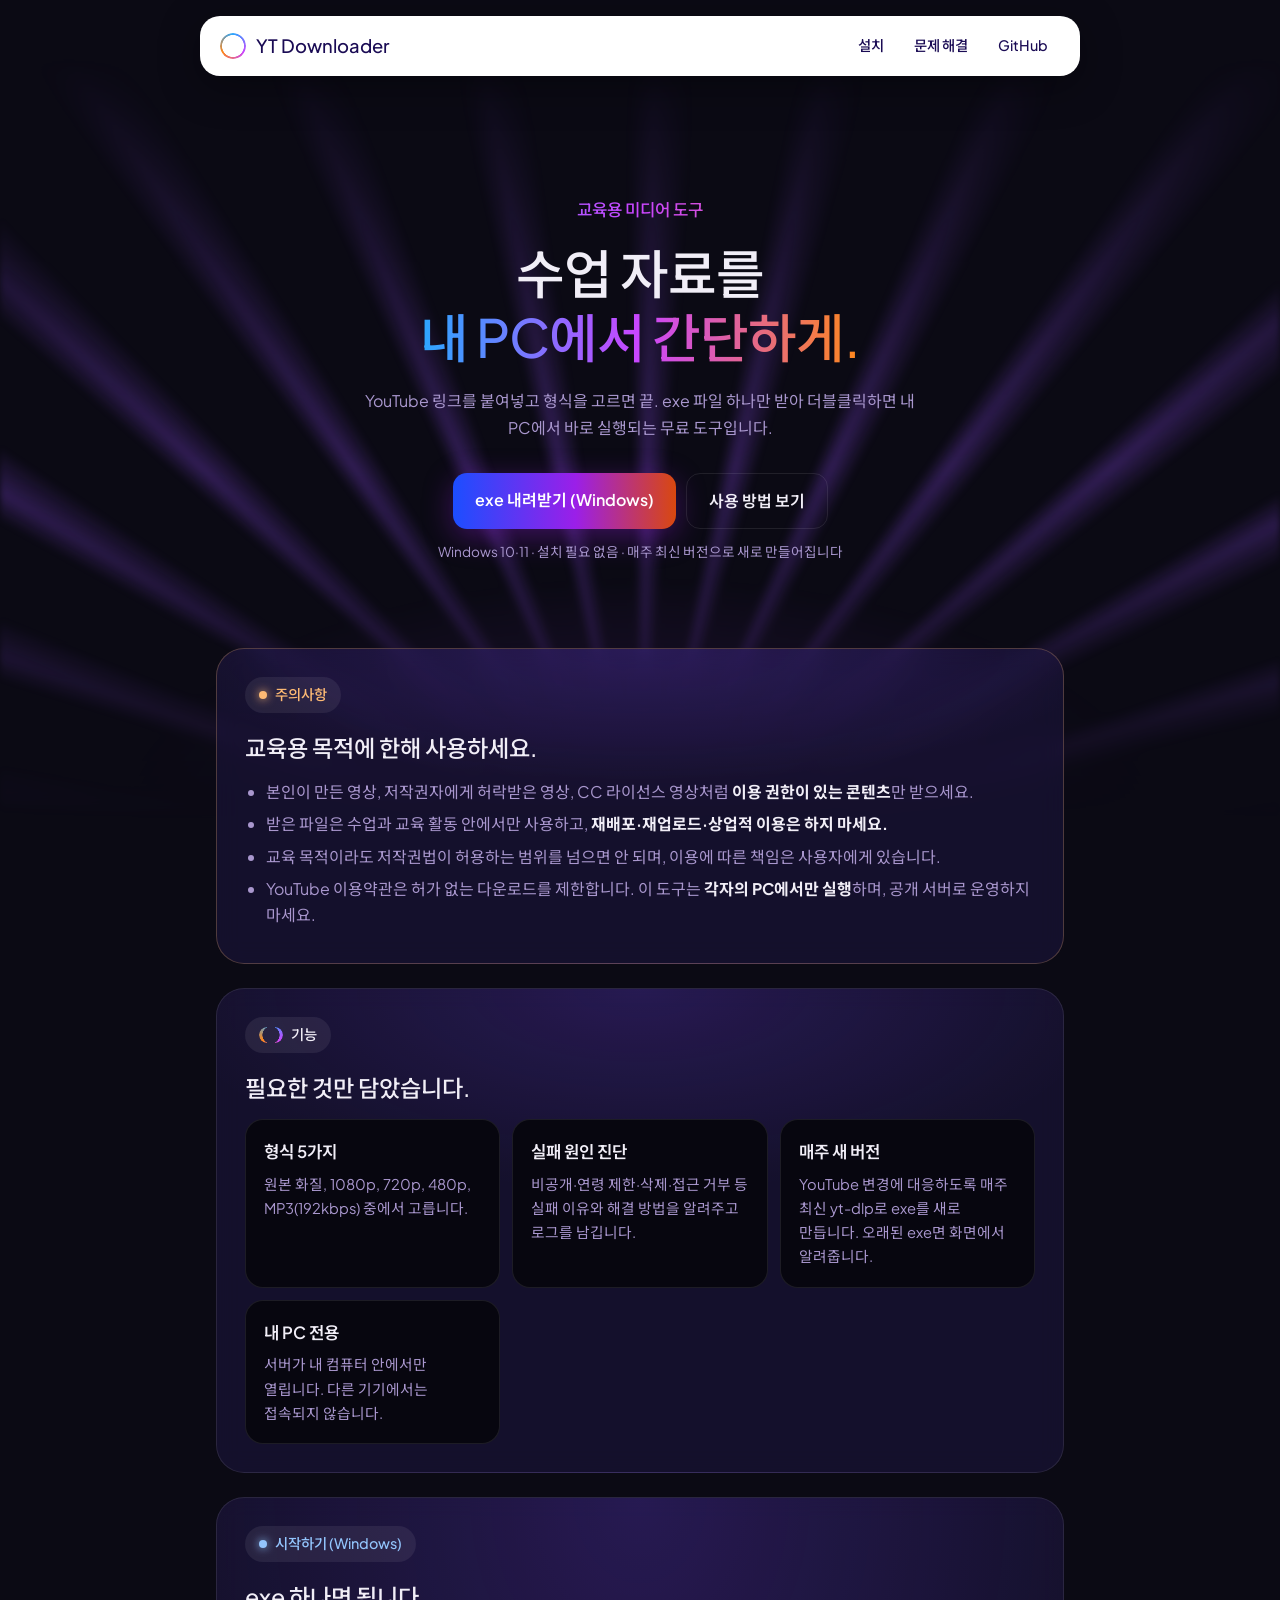
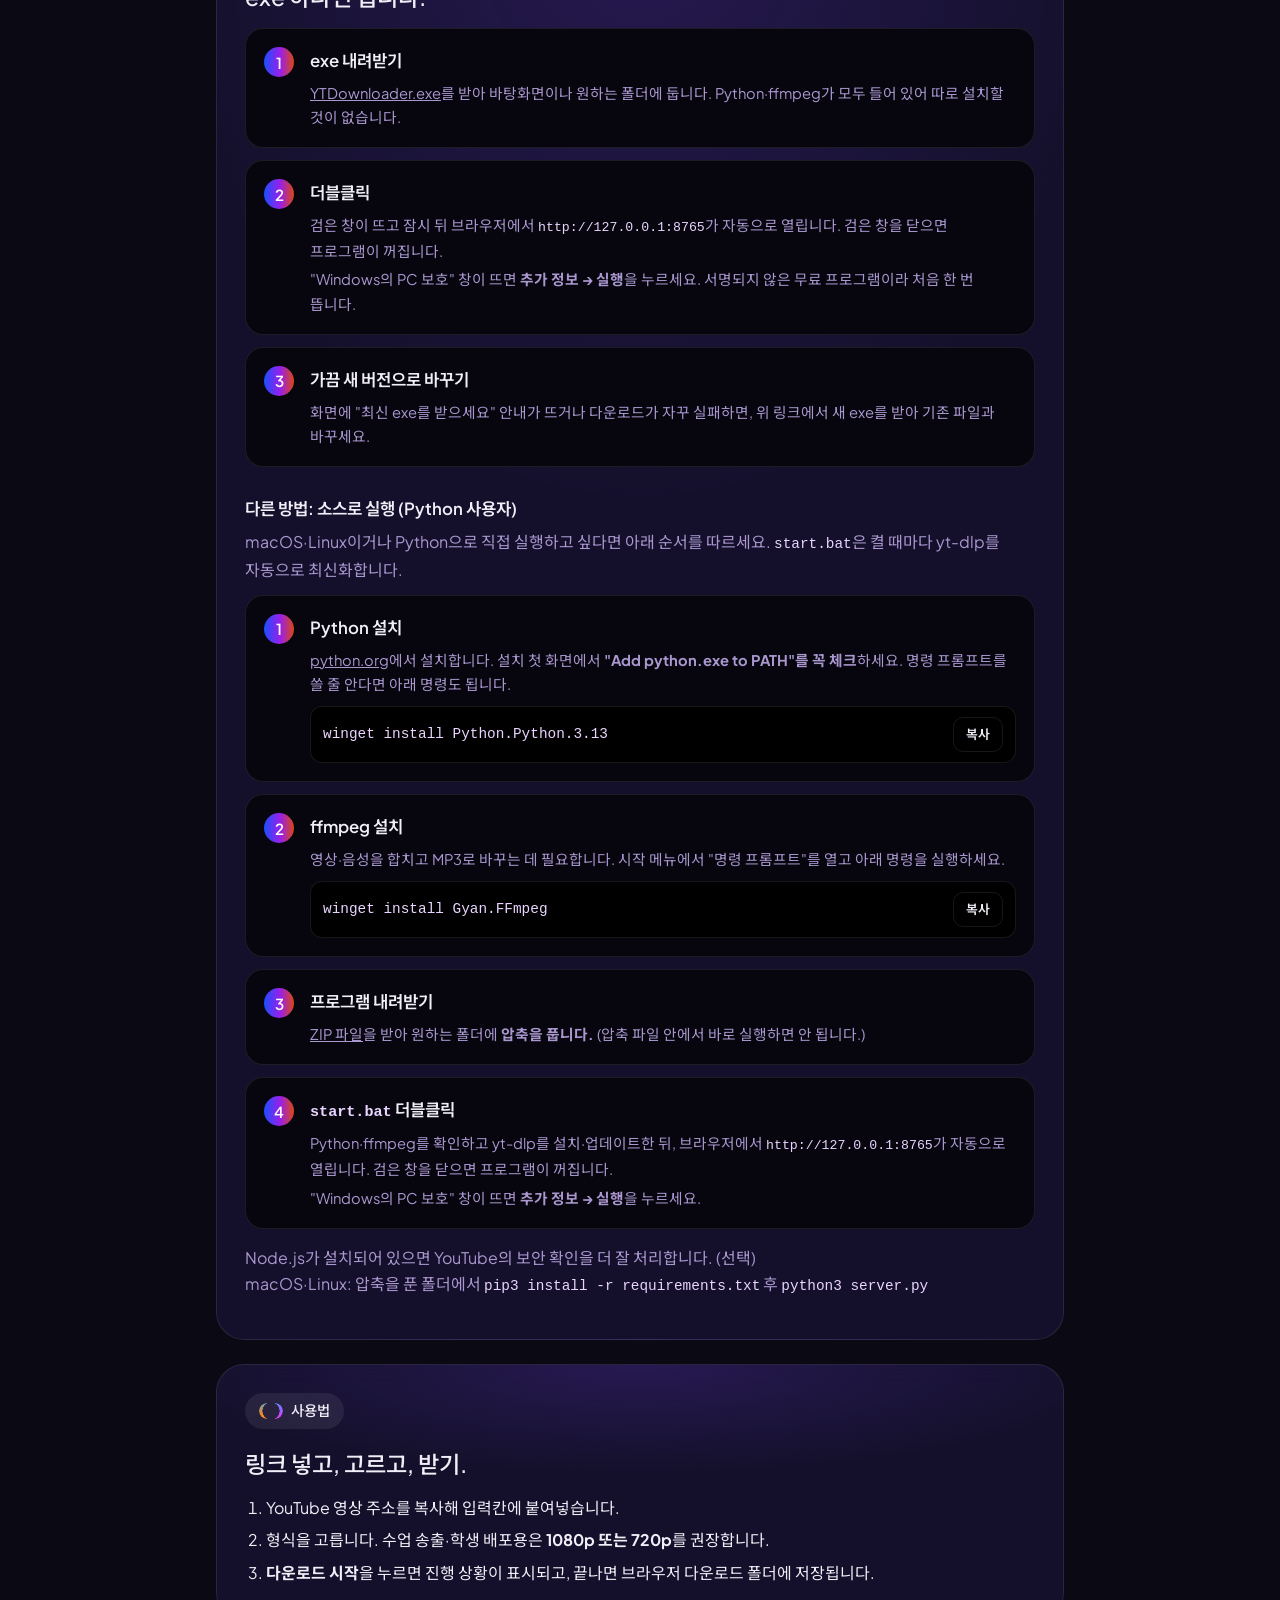
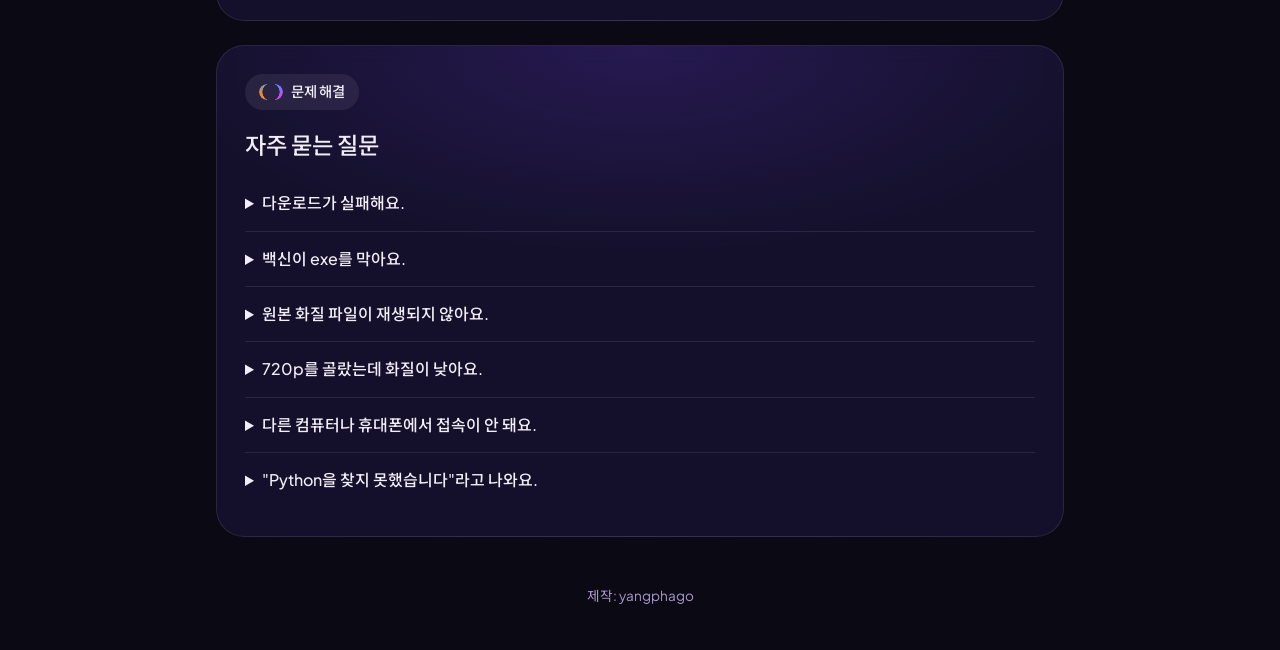
<file: docs/index.html>
<!doctype html>
<html lang="ko">
<head>
  <meta charset="utf-8">
  <meta name="viewport" content="width=device-width, initial-scale=1">
  <title>유튜브 다운로더 · 교육용 설치 안내</title>
  <meta name="description" content="수업 자료 준비를 위해 내 PC에서 실행하는 무료 유튜브 다운로더. 교육용 목적에 한해 사용합니다.">
  <meta property="og:title" content="유튜브 다운로더 · 교육용">
  <meta property="og:description" content="내 PC에서 실행하는 교육용 유튜브 다운로더 설치 안내">
  <meta property="og:type" content="website">
  <link rel="icon" href="favicon.svg" type="image/svg+xml">
  <link rel="preconnect" href="https://fonts.googleapis.com">
  <link rel="preconnect" href="https://fonts.gstatic.com" crossorigin>
  <link rel="stylesheet" href="https://fonts.googleapis.com/css2?family=Plus+Jakarta+Sans:wght@400;500;600&family=Noto+Sans+KR:wght@400;500;700&display=swap">
  <style>
    :root {
      --bg: #0B0A14; --surface: rgba(30, 22, 64, .55); --surface-2: #07060F;
      --line: rgba(255, 255, 255, .09); --text: #F1EEF7; --muted: #A997CE; --ink: #1A0B54;
      --ok: #6EE7B7; --warn: #FDBA74; --info: #93C5FD;
      --grad: linear-gradient(90deg, #2BA7FF, #CA45FF 50%, #FE881B);
      --grad-btn: linear-gradient(90deg, #1C4EFF, #9B1FE8 55%, #D9480F);
      --font: "Plus Jakarta Sans", "Noto Sans KR", "Malgun Gothic", system-ui, sans-serif;
    }
    * { box-sizing: border-box; }
    html { background: var(--bg); scroll-behavior: smooth; }
    body { margin: 0; background: var(--bg); color: var(--text); font-family: var(--font); line-height: 1.65; word-break: keep-all; overflow-x: hidden; position: relative; }
    a { color: inherit; }
    .rays {
      position: absolute; inset: 0 0 auto 0; height: 820px; z-index: 0; pointer-events: none;
      background:
        radial-gradient(60% 45% at 50% 100%, rgba(170, 70, 255, .35), transparent 70%),
        repeating-conic-gradient(from 270deg at 50% 105%, rgba(0,0,0,0) 0deg 5deg, rgba(150,80,255,.28) 7deg, rgba(0,0,0,0) 10deg 12deg);
      -webkit-mask-image: linear-gradient(to bottom, transparent 5%, #000 55%, transparent 98%);
              mask-image: linear-gradient(to bottom, transparent 5%, #000 55%, transparent 98%);
      filter: blur(3px);
    }
    .nav {
      position: sticky; top: 16px; z-index: 10; max-width: 880px; width: calc(100% - 32px); margin: 16px auto 0;
      padding: 12px 20px; display: flex; align-items: center; justify-content: space-between; gap: 12px;
      background: #fff; color: var(--ink); border-radius: 20px; box-shadow: 0 10px 40px rgba(0,0,0,.35);
    }
    .brand { display: inline-flex; align-items: center; gap: 10px; text-decoration: none; font-size: 1.15rem; font-weight: 500; white-space: nowrap; }
    .ring { width: 26px; height: 26px; border-radius: 50%; flex: none;
      background: conic-gradient(#2BA7FF, #CA45FF, #FE881B, #2BA7FF);
      -webkit-mask: radial-gradient(circle, transparent 58%, #000 61%); mask: radial-gradient(circle, transparent 58%, #000 61%); }
    .ring.small { width: 16px; height: 16px; }
    .nav-links { display: flex; gap: 6px; }
    .nav-links a { text-decoration: none; font-size: .9rem; font-weight: 500; padding: 6px 12px; border-radius: 999px; }
    .nav-links a:hover { background: #F1ECFF; }
    main { position: relative; z-index: 1; max-width: 880px; margin: 0 auto; padding: 0 16px; }
    section { scroll-margin-top: 100px; }
    .hero { text-align: center; padding: 120px 0 72px; }
    .eyebrow { font-size: 1.05rem; font-weight: 500; margin: 0 0 18px; }
    .gradient-text { background: var(--grad); -webkit-background-clip: text; background-clip: text; color: transparent; }
    h1 { font-size: clamp(2rem, 6vw, 3.3rem); font-weight: 500; line-height: 1.2; letter-spacing: -.02em; margin: 0 0 20px; }
    .lead { color: var(--muted); max-width: 560px; margin: 0 auto; }
    .cta { display: flex; justify-content: center; flex-wrap: wrap; gap: 10px; margin-top: 32px; }
    .btn { display: inline-block; border: 0; border-radius: 14px; padding: 14px 22px; font: inherit; font-weight: 600; text-decoration: none; cursor: pointer; text-align: center; }
    .primary { color: #fff; background: var(--grad-btn); box-shadow: 0 8px 30px rgba(155,31,232,.35); }
    .primary:hover { box-shadow: 0 8px 36px rgba(155,31,232,.55); }
    .ghost { color: var(--text); background: transparent; border: 1px solid var(--line); }
    .ghost:hover { border-color: rgba(255,255,255,.3); }
    .small { padding: 6px 12px; font-size: .8rem; border-radius: 10px; }
    .meta { color: var(--muted); font-size: .85rem; margin-top: 12px; }
    .panel {
      background: radial-gradient(80% 60% at 50% 0%, rgba(120,70,255,.18), transparent 70%), var(--surface);
      border: 1px solid var(--line); border-radius: 28px; padding: 28px; margin-bottom: 24px; backdrop-filter: blur(12px);
    }
    .pill { display: inline-flex; align-items: center; gap: 8px; padding: 6px 14px; border-radius: 999px; background: rgba(255,255,255,.07); font-size: .9rem; font-weight: 500; }
    .dot { width: 8px; height: 8px; border-radius: 50%; }
    .warn { color: var(--warn); } .warn .dot { background: var(--warn); box-shadow: 0 0 10px var(--warn); }
    .info { color: var(--info); } .info .dot { background: var(--info); box-shadow: 0 0 10px var(--info); }
    h2 { font-size: 1.45rem; font-weight: 500; margin: 16px 0 12px; }
    h3 { font-size: 1.05rem; font-weight: 600; margin: 0 0 6px; }
    p { margin: 0 0 12px; }
    .muted { color: var(--muted); }
    ul, ol { margin: 0; padding-left: 1.3em; }
    li { margin: 6px 0; }
    .notice { border-color: rgba(253,186,116,.25); }
    .notice ul { color: var(--muted); }
    .notice strong { color: var(--text); }
    .grid { display: grid; grid-template-columns: repeat(auto-fit, minmax(220px, 1fr)); gap: 12px; margin-top: 8px; }
    .card { padding: 18px; border-radius: 18px; background: var(--surface-2); border: 1px solid var(--line); }
    .card p { color: var(--muted); font-size: .92rem; margin: 0; }
    .steps { list-style: none; padding: 0; counter-reset: step; }
    .steps > li { position: relative; padding: 18px 18px 18px 64px; margin: 12px 0; border-radius: 18px; background: var(--surface-2); border: 1px solid var(--line); }
    .steps > li::before {
      counter-increment: step; content: counter(step);
      position: absolute; left: 18px; top: 18px; width: 30px; height: 30px; border-radius: 50%;
      display: grid; place-items: center; font-weight: 600; font-size: .95rem; color: #fff; background: var(--grad-btn);
    }
    .steps p { color: var(--muted); font-size: .92rem; margin: 4px 0 0; }
    .cmd { display: flex; align-items: center; gap: 10px; flex-wrap: wrap; margin-top: 10px; padding: 10px 12px; border-radius: 12px; background: #000; border: 1px solid var(--line); }
    .cmd code { flex: 1; min-width: 0; overflow-wrap: anywhere; }
    code, kbd { font-family: Consolas, ui-monospace, monospace; font-size: .9em; }
    code { color: #E9D5FF; }
    details { border-top: 1px solid var(--line); padding: 14px 0; }
    details:first-of-type { border-top: 0; }
    summary { cursor: pointer; font-weight: 500; }
    details p { color: var(--muted); margin-top: 10px; }
    .footer { position: relative; z-index: 1; text-align: center; color: var(--muted); font-size: .85rem; padding: 24px 16px 48px; }
    @media (max-width: 560px) {
      .hero { padding: 88px 0 48px; }
      .panel { padding: 20px 16px; border-radius: 22px; }
      .nav-links a.hide-sm { display: none; }
      .steps > li { padding: 60px 16px 16px; }
    }
  </style>
</head>
<body>
  <div class="rays" aria-hidden="true"></div>

  <header class="nav">
    <a class="brand" href="#"><span class="ring" aria-hidden="true"></span><span>YT Downloader</span></a>
    <nav class="nav-links" aria-label="페이지 메뉴">
      <a href="#install">설치</a>
      <a class="hide-sm" href="#faq">문제 해결</a>
      <a href="https://github.com/roughkyo/youtubedown">GitHub</a>
    </nav>
  </header>

  <main>
    <section class="hero">
      <p class="eyebrow gradient-text">교육용 미디어 도구</p>
      <h1>수업 자료를<br><span class="gradient-text">내 PC에서 간단하게.</span></h1>
      <p class="lead">YouTube 링크를 붙여넣고 형식을 고르면 끝. exe 파일 하나만 받아 더블클릭하면 내 PC에서 바로 실행되는 무료 도구입니다.</p>
      <div class="cta">
        <a class="btn primary" href="https://github.com/roughkyo/youtubedown/releases/latest/download/YTDownloader.exe">exe 내려받기 (Windows)</a>
        <a class="btn ghost" href="#install">사용 방법 보기</a>
      </div>
      <p class="meta">Windows 10·11 · 설치 필요 없음 · 매주 최신 버전으로 새로 만들어집니다</p>
    </section>

    <section class="panel notice" aria-labelledby="notice-title">
      <span class="pill warn"><span class="dot" aria-hidden="true"></span>주의사항</span>
      <h2 id="notice-title">교육용 목적에 한해 사용하세요.</h2>
      <ul>
        <li>본인이 만든 영상, 저작권자에게 허락받은 영상, CC 라이선스 영상처럼 <strong>이용 권한이 있는 콘텐츠</strong>만 받으세요.</li>
        <li>받은 파일은 수업과 교육 활동 안에서만 사용하고, <strong>재배포·재업로드·상업적 이용은 하지 마세요.</strong></li>
        <li>교육 목적이라도 저작권법이 허용하는 범위를 넘으면 안 되며, 이용에 따른 책임은 사용자에게 있습니다.</li>
        <li>YouTube 이용약관은 허가 없는 다운로드를 제한합니다. 이 도구는 <strong>각자의 PC에서만 실행</strong>하며, 공개 서버로 운영하지 마세요.</li>
      </ul>
    </section>

    <section class="panel" aria-labelledby="features-title">
      <span class="pill"><span class="ring small" aria-hidden="true"></span>기능</span>
      <h2 id="features-title">필요한 것만 담았습니다.</h2>
      <div class="grid">
        <div class="card"><h3>형식 5가지</h3><p>원본 화질, 1080p, 720p, 480p, MP3(192kbps) 중에서 고릅니다.</p></div>
        <div class="card"><h3>실패 원인 진단</h3><p>비공개·연령 제한·삭제·접근 거부 등 실패 이유와 해결 방법을 알려주고 로그를 남깁니다.</p></div>
        <div class="card"><h3>매주 새 버전</h3><p>YouTube 변경에 대응하도록 매주 최신 yt-dlp로 exe를 새로 만듭니다. 오래된 exe면 화면에서 알려줍니다.</p></div>
        <div class="card"><h3>내 PC 전용</h3><p>서버가 내 컴퓨터 안에서만 열립니다. 다른 기기에서는 접속되지 않습니다.</p></div>
      </div>
    </section>

    <section class="panel" id="install" aria-labelledby="install-title">
      <span class="pill info"><span class="dot" aria-hidden="true"></span>시작하기 (Windows)</span>
      <h2 id="install-title">exe 하나면 됩니다.</h2>
      <ol class="steps">
        <li>
          <h3>exe 내려받기</h3>
          <p><a href="https://github.com/roughkyo/youtubedown/releases/latest/download/YTDownloader.exe">YTDownloader.exe</a>를 받아 바탕화면이나 원하는 폴더에 둡니다. Python·ffmpeg가 모두 들어 있어 따로 설치할 것이 없습니다.</p>
        </li>
        <li>
          <h3>더블클릭</h3>
          <p>검은 창이 뜨고 잠시 뒤 브라우저에서 <code>http://127.0.0.1:8765</code>가 자동으로 열립니다. 검은 창을 닫으면 프로그램이 꺼집니다.</p>
          <p>"Windows의 PC 보호" 창이 뜨면 <strong>추가 정보 → 실행</strong>을 누르세요. 서명되지 않은 무료 프로그램이라 처음 한 번 뜹니다.</p>
        </li>
        <li>
          <h3>가끔 새 버전으로 바꾸기</h3>
          <p>화면에 "최신 exe를 받으세요" 안내가 뜨거나 다운로드가 자꾸 실패하면, 위 링크에서 새 exe를 받아 기존 파일과 바꾸세요.</p>
        </li>
      </ol>

      <h3 style="margin-top:28px">다른 방법: 소스로 실행 (Python 사용자)</h3>
      <p class="muted">macOS·Linux이거나 Python으로 직접 실행하고 싶다면 아래 순서를 따르세요. <code>start.bat</code>은 켤 때마다 yt-dlp를 자동으로 최신화합니다.</p>
      <ol class="steps">
        <li>
          <h3>Python 설치</h3>
          <p><a href="https://www.python.org/downloads/">python.org</a>에서 설치합니다. 설치 첫 화면에서 <strong>"Add python.exe to PATH"를 꼭 체크</strong>하세요. 명령 프롬프트를 쓸 줄 안다면 아래 명령도 됩니다.</p>
          <div class="cmd"><code>winget install Python.Python.3.13</code><button class="btn ghost small copy" type="button">복사</button></div>
        </li>
        <li>
          <h3>ffmpeg 설치</h3>
          <p>영상·음성을 합치고 MP3로 바꾸는 데 필요합니다. 시작 메뉴에서 "명령 프롬프트"를 열고 아래 명령을 실행하세요.</p>
          <div class="cmd"><code>winget install Gyan.FFmpeg</code><button class="btn ghost small copy" type="button">복사</button></div>
        </li>
        <li>
          <h3>프로그램 내려받기</h3>
          <p><a href="https://github.com/roughkyo/youtubedown/archive/refs/heads/main.zip">ZIP 파일</a>을 받아 원하는 폴더에 <strong>압축을 풉니다.</strong> (압축 파일 안에서 바로 실행하면 안 됩니다.)</p>
        </li>
        <li>
          <h3><code>start.bat</code> 더블클릭</h3>
          <p>Python·ffmpeg를 확인하고 yt-dlp를 설치·업데이트한 뒤, 브라우저에서 <code>http://127.0.0.1:8765</code>가 자동으로 열립니다. 검은 창을 닫으면 프로그램이 꺼집니다.</p>
          <p>"Windows의 PC 보호" 창이 뜨면 <strong>추가 정보 → 실행</strong>을 누르세요.</p>
        </li>
      </ol>
      <p class="muted" style="margin-top:16px">Node.js가 설치되어 있으면 YouTube의 보안 확인을 더 잘 처리합니다. (선택)<br>
        macOS·Linux: 압축을 푼 폴더에서 <code>pip3 install -r requirements.txt</code> 후 <code>python3 server.py</code></p>
    </section>

    <section class="panel" aria-labelledby="usage-title">
      <span class="pill"><span class="ring small" aria-hidden="true"></span>사용법</span>
      <h2 id="usage-title">링크 넣고, 고르고, 받기.</h2>
      <ol>
        <li>YouTube 영상 주소를 복사해 입력칸에 붙여넣습니다.</li>
        <li>형식을 고릅니다. 수업 송출·학생 배포용은 <strong>1080p 또는 720p</strong>를 권장합니다.</li>
        <li><strong>다운로드 시작</strong>을 누르면 진행 상황이 표시되고, 끝나면 브라우저 다운로드 폴더에 저장됩니다.</li>
      </ol>
    </section>

    <section class="panel" id="faq" aria-labelledby="faq-title">
      <span class="pill"><span class="ring small" aria-hidden="true"></span>문제 해결</span>
      <h2 id="faq-title">자주 묻는 질문</h2>
      <details>
        <summary>다운로드가 실패해요.</summary>
        <p>화면에 실패 원인과 해결 방법이 표시되고, "실패 로그 받기"로 자세한 기록을 볼 수 있습니다(exe 옆 <code>logs</code> 폴더에도 저장됩니다). "접근 거부(403)"나 "추출기 오류"라면 대부분 yt-dlp가 오래된 경우입니다. 최신 exe로 바꾸거나, 소스로 실행 중이라면 <code>start.bat</code>으로 다시 켜세요.</p>
      </details>
      <details>
        <summary>백신이 exe를 막아요.</summary>
        <p>PyInstaller로 만든 서명 없는 exe는 일부 백신이 잘못 경고하는 경우가 있습니다. 걱정되면 GitHub의 소스 코드로 직접 실행하세요(위 "소스로 실행").</p>
      </details>
      <details>
        <summary>원본 화질 파일이 재생되지 않아요.</summary>
        <p>원본 화질은 4K·AV1 코덱이거나 mkv 파일인 경우가 많아 오래된 PC나 기본 플레이어에서 재생되지 않을 수 있습니다. VLC 같은 플레이어를 쓰거나 1080p·720p로 다시 받으세요.</p>
      </details>
      <details>
        <summary>720p를 골랐는데 화질이 낮아요.</summary>
        <p>원래 영상에 그 화질이 없으면 있는 화질 중 가장 가까운 것으로 저장됩니다.</p>
      </details>
      <details>
        <summary>다른 컴퓨터나 휴대폰에서 접속이 안 돼요.</summary>
        <p>정상입니다. 이 도구는 실행한 PC 안에서만 열리도록 만들어졌습니다. 다른 PC에서 쓰려면 그 PC에도 설치하세요.</p>
      </details>
      <details>
        <summary>"Python을 찾지 못했습니다"라고 나와요.</summary>
        <p>Python을 설치할 때 "Add python.exe to PATH"를 체크하지 않은 경우입니다. Python 설치 프로그램을 다시 실행해 "Modify"에서 PATH 옵션을 켜거나, 다시 설치하세요.</p>
      </details>
    </section>
  </main>

  <footer class="footer">제작: yangphago</footer>

  <script>
    document.querySelectorAll(".copy").forEach((btn) => {
      btn.addEventListener("click", async () => {
        const text = btn.previousElementSibling.textContent;
        try { await navigator.clipboard.writeText(text); btn.textContent = "복사됨"; }
        catch { btn.textContent = "직접 선택해 복사하세요"; }
        setTimeout(() => { btn.textContent = "복사"; }, 1800);
      });
    });
  </script>
</body>
</html>
</file>
